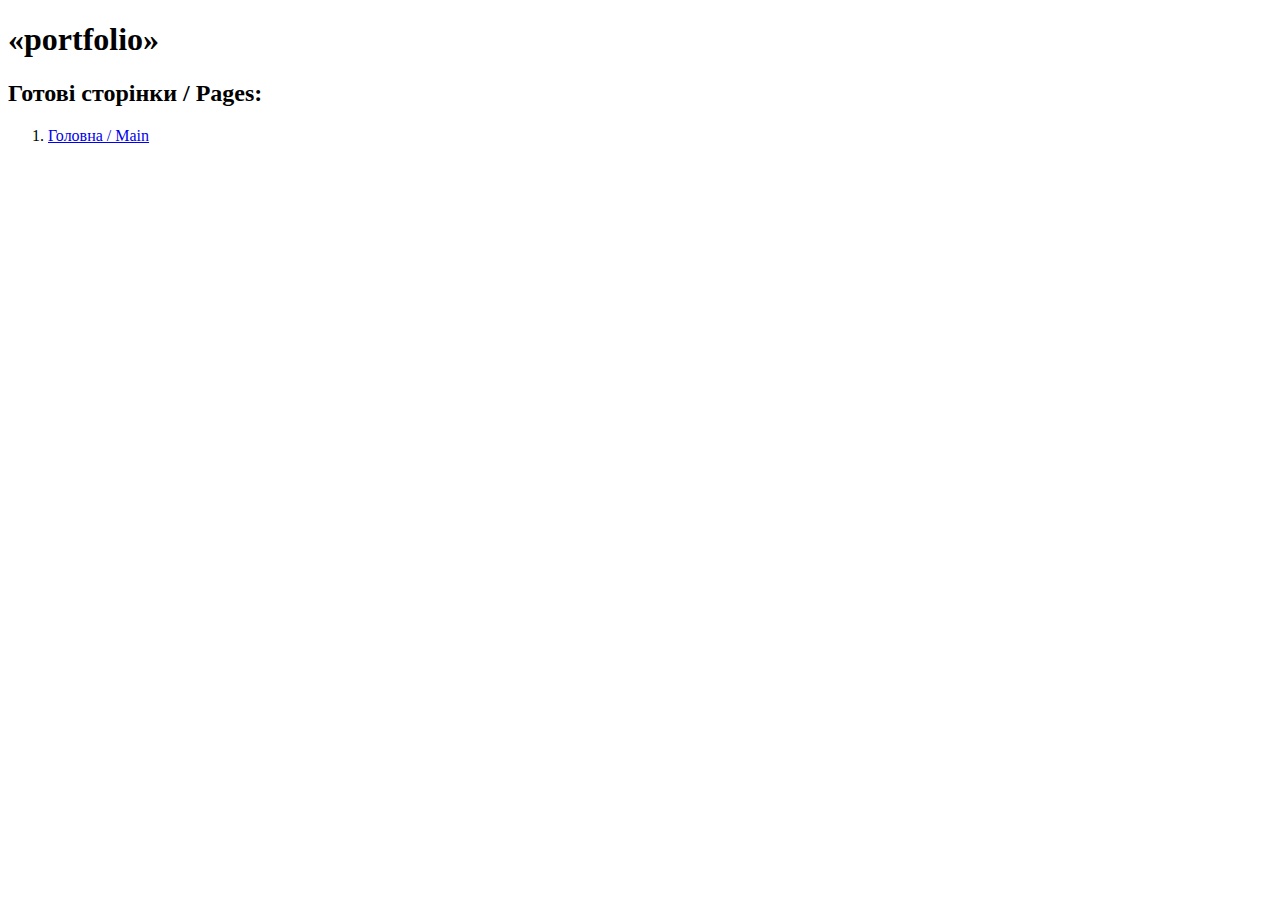
<file: index.html>
<!DOCTYPE html>
<html>

<head>
	<meta charset="UTF-8" />
	<meta name="viewport" content="width=device-width, initial-scale=1.0" />
	<title>«portfolio»</title>
</head>

<body>
	<div class="rootpage">
		<h1>«portfolio»</h1>

		<h2>Готові сторінки / Pages:</h2>
		<ol class="rootpage__list">
			<li><a target="_blank" href="home.html">Головна / Main</a></li>
		</ol>
	</div>
</body>

</html>
</file>
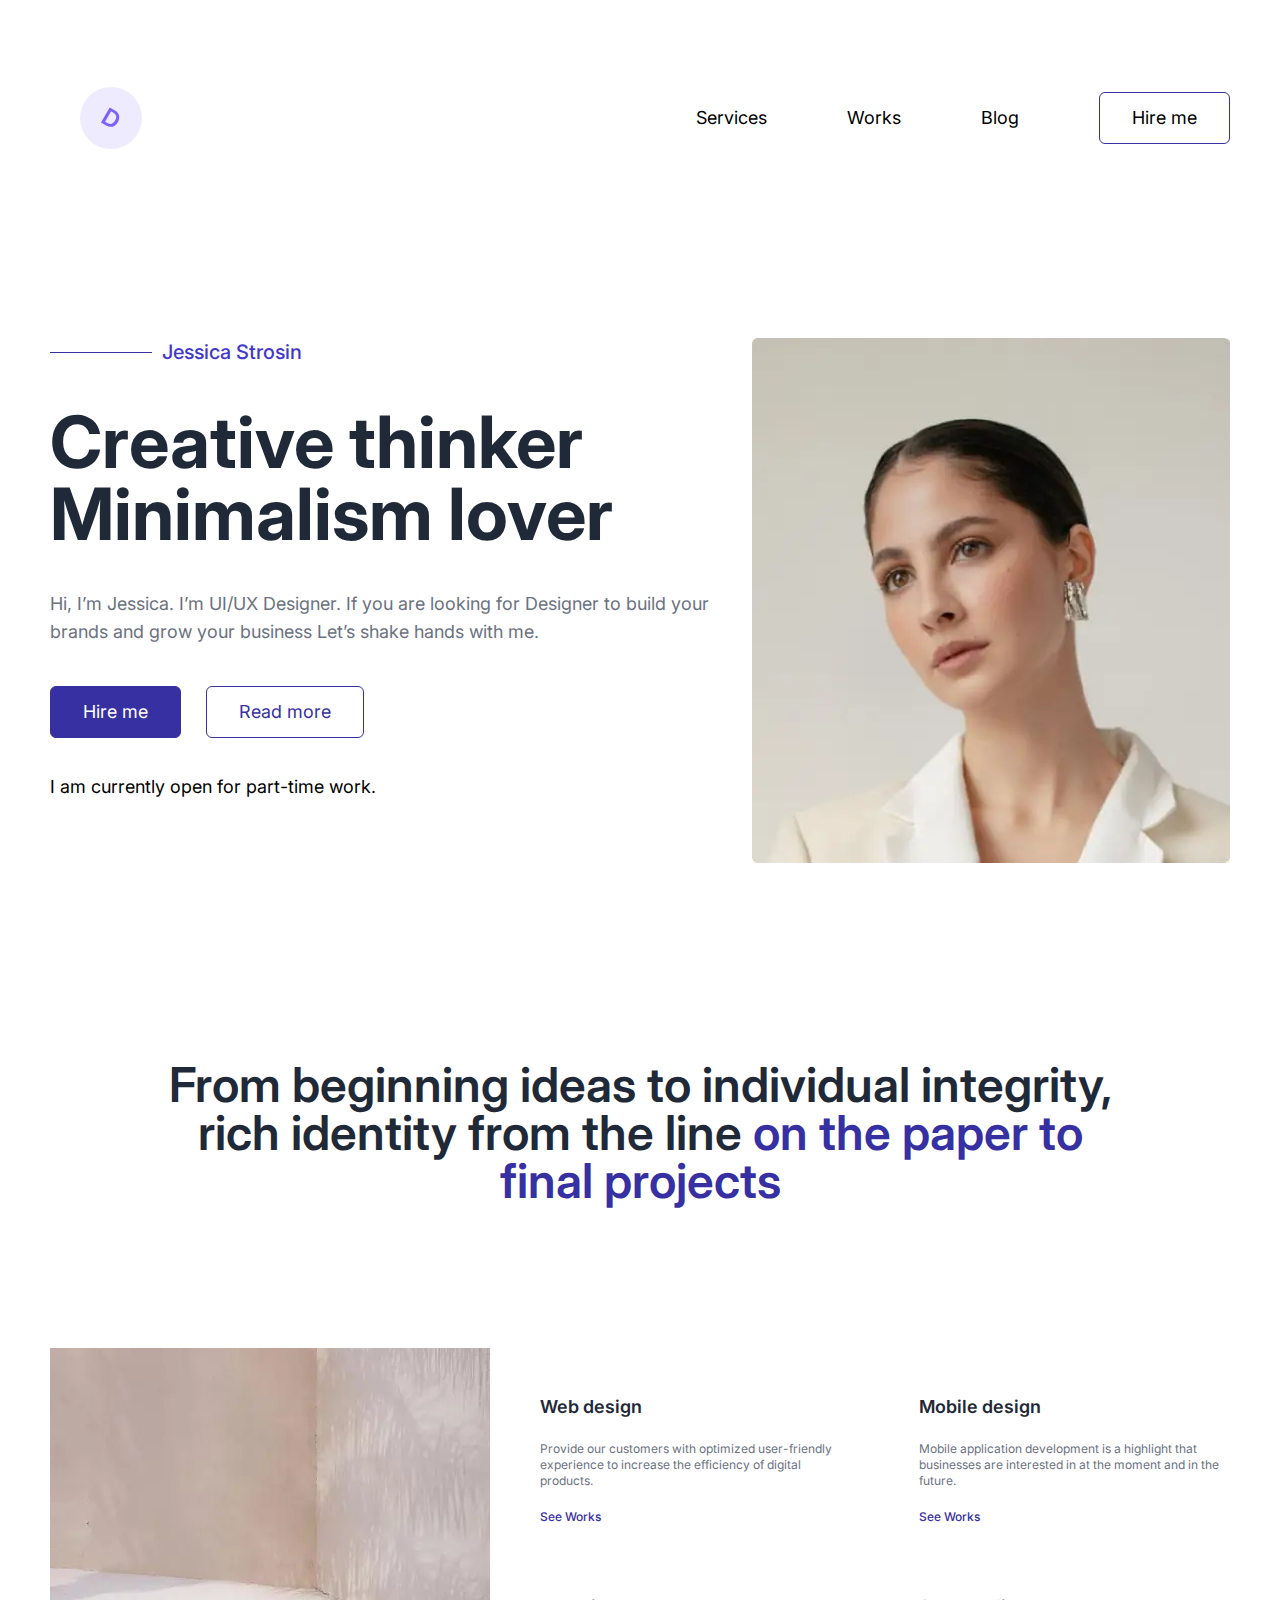
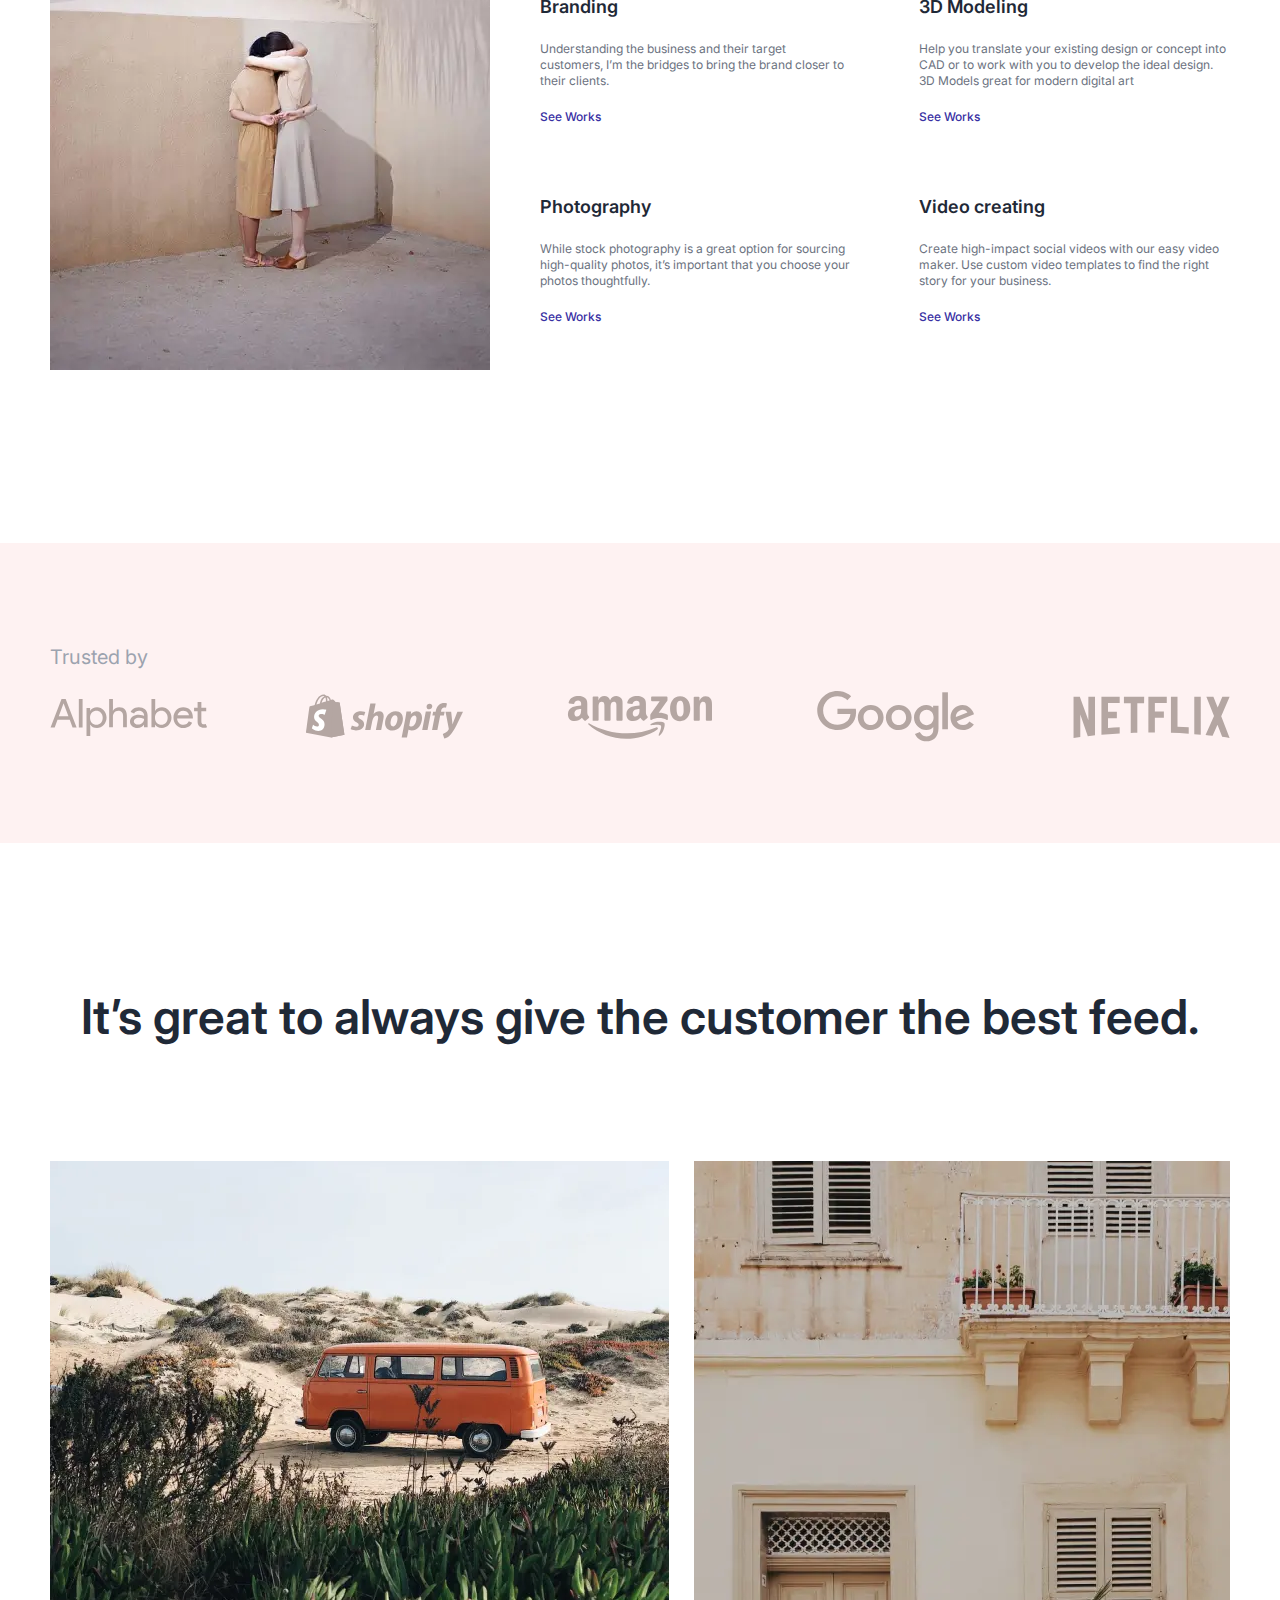
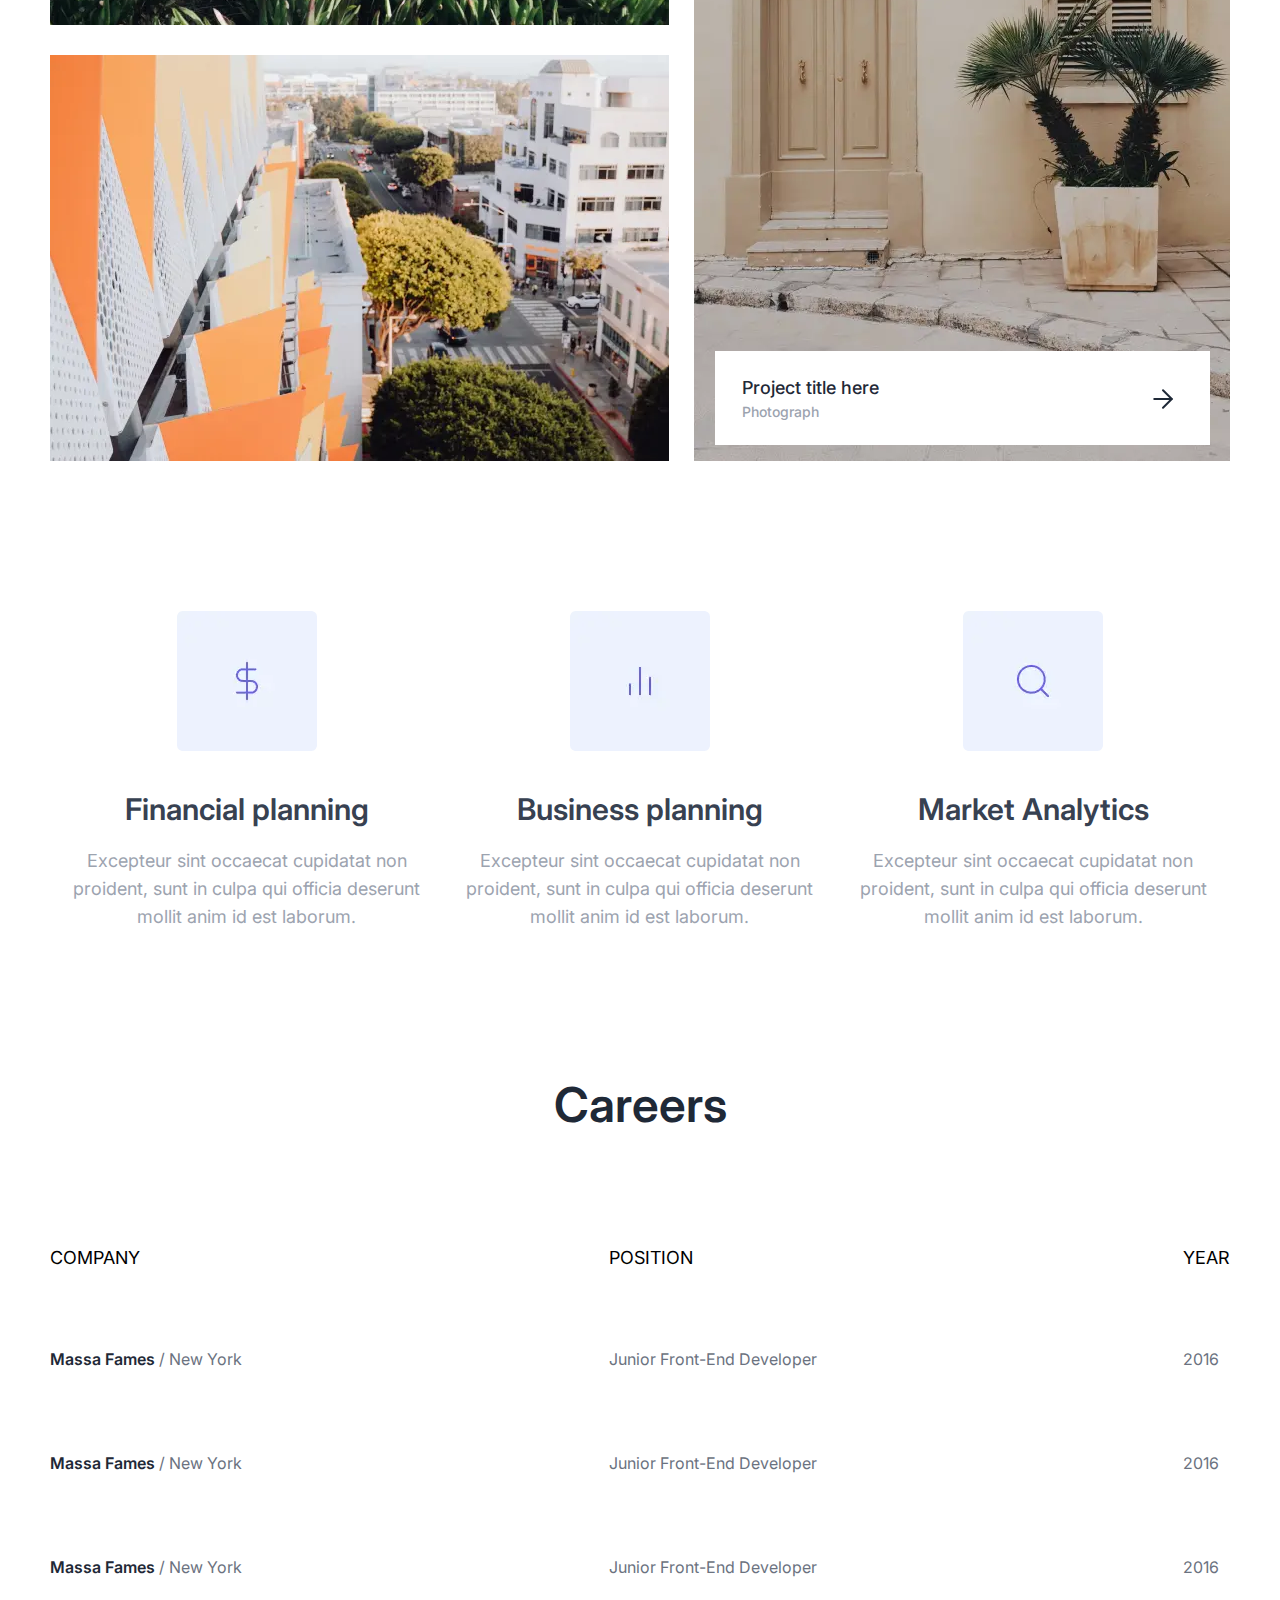
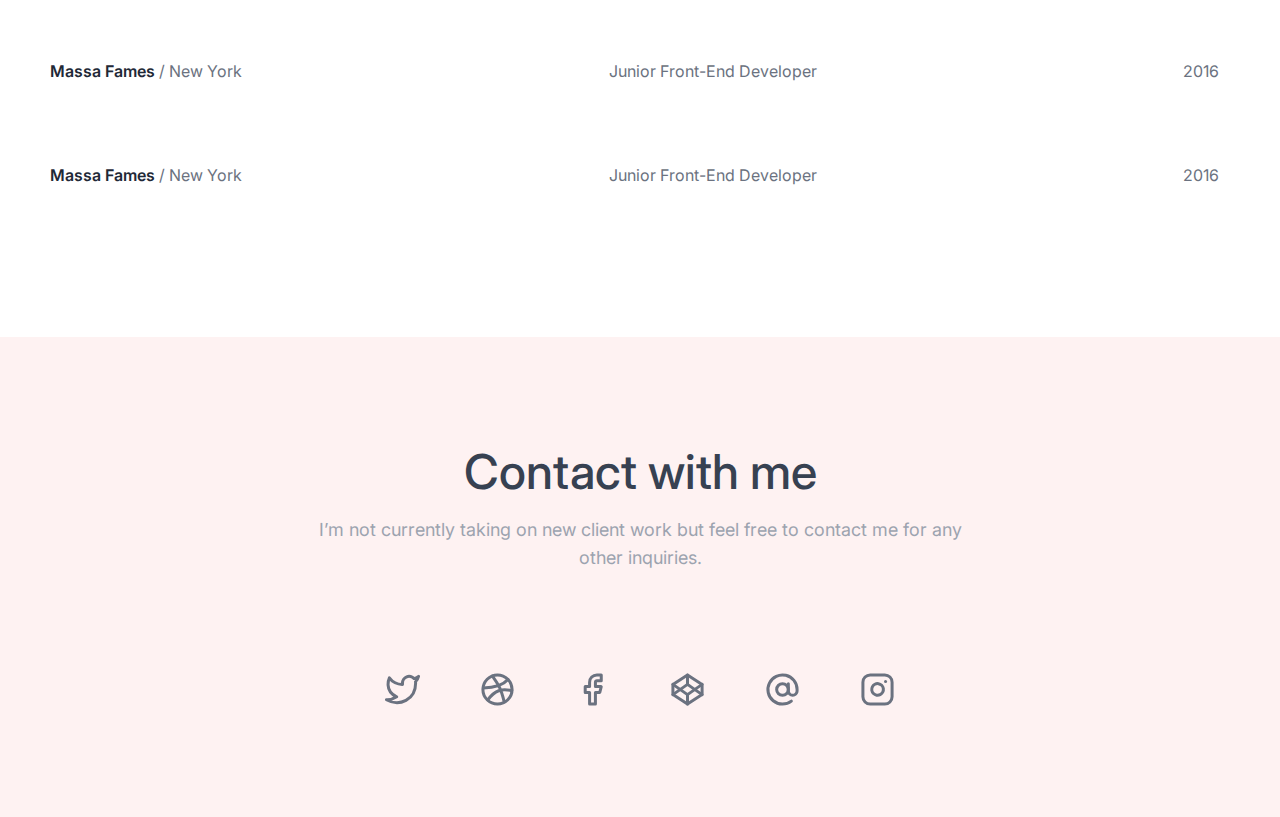
<file: home.html>
<!DOCTYPE html>
<html lang="ru">

<head>
	<title>Главная</title>
	<meta charset="UTF-8" />
	<meta name="format-detection" content="telephone=no" />
	<!-- <style>body{opacity: 0;}</style> -->
	<link rel="stylesheet" href="css/style.min.css?_v=20220923230143" />

	<!-- <meta name="robots" content="noindex, nofollow"> -->
	<meta name="viewport" content="width=device-width, initial-scale=1.0" />
</head>

<body>
	<div class="wrapper">
		<header class="header">
			<div class="header__wrapper">
				<div class="header__container">
					<div class="header__body">
						<a href="" class="header__logo"><img src="img/icons/logo.svg" alt="" /></a>
						<div class="header__content">
							<div class="header__menu menu">
								<button type="button" class="menu__icon icon-menu">
									<span></span>
								</button>
								<nav class="menu__body">
									<ul class="menu__list">
										<li class="menu__item">
											<a href="" class="menu__link">Services</a>
										</li>
										<li class="menu__item">
											<a href="" class="menu__link">Works</a>
										</li>
										<li class="menu__item">
											<a href="" class="menu__link">Blog</a>
										</li>
									</ul>
								</nav>
							</div>
							<div class="header__action">
								<a href="" class="header__button button">Hire me</a>
							</div>
						</div>
					</div>
				</div>
			</div>
		</header>

		<main class="page">
			<section class="page__jessica jessica">
				<div class="jessica__container">
					<div class="jessica__body">
						<div class="jessica__content">
							<div class="jessica__name">Jessica Strosin</div>
							<h2 class="jessica__title">
								Creative thinker Minimalism lover
							</h2>
							<div class="jessica__text">
								Hi, I’m Jessica. I’m UI/UX Designer. If you are looking for
								Designer to build your brands and grow your business Let’s
								shake hands with me.
							</div>
							<div class="jessica__actions">
								<a href="" class="jessica__button button button__full">Hire me</a>
								<a href="" class="jessica__button button button__border">Read more</a>
							</div>
							<div class="jessica__over">
								I am currently open for part-time work.
							</div>
						</div>
						<div class="jessica__image">
							<picture><source srcset="img/jess.webp" type="image/webp"><img src="img/jess.jpg" alt="" /></picture>
						</div>
					</div>
				</div>
			</section>
			<div class="page__bigtitle bigtitle">
				<div class="bigtitle__container">
					<div class="bigtitle__title">
						From beginning ideas to individual integrity, <br />
						rich identity from the line
						<span>on the paper to <br />
							final projects</span>
					</div>
				</div>
			</div>
			<section class="page__category category">
				<div class="category__container">
					<div class="category__body">
						<a href="" class="category__image"><picture><source srcset="img/foto.webp" type="image/webp"><img src="img/foto.jpg" alt="" /></picture></a>
						<div class="category__content">
							<div class="category__row">
								<div class="category__column1 category__column">
									<div class="category__title">Web design</div>
									<div class="category__text">
										Provide our customers with optimized user-friendly
										experience to increase the efficiency of digital products.
									</div>
									<div class="category__link">See Works</div>
								</div>
								<div class="category__column2 category__column">
									<div class="category__title">Mobile design</div>
									<div class="category__text">
										Mobile application development is a highlight that
										businesses are interested in at the moment and in the
										future.
									</div>
									<div class="category__link">See Works</div>
								</div>
							</div>
							<div class="category__row">
								<div class="category__column1 category__column">
									<div class="category__title">Branding</div>
									<div class="category__text">
										Understanding the business and their target customers, I’m
										the bridges to bring the brand closer to their clients.
									</div>
									<div class="category__link">See Works</div>
								</div>
								<div class="category__column2 category__column">
									<div class="category__title">3D Modeling</div>
									<div class="category__text">
										Help you translate your existing design or concept into
										CAD or to work with you to develop the ideal design. 3D
										Models great for modern digital art
									</div>
									<div class="category__link">See Works</div>
								</div>
							</div>
							<div class="category__row">
								<div class="category__column1 category__column">
									<div class="category__title">Photography</div>
									<div class="category__text">
										While stock photography is a great option for sourcing
										high-quality photos, it’s important that you choose your
										photos thoughtfully.
									</div>
									<div class="category__link">See Works</div>
								</div>
								<div class="category__column2 category__column">
									<div class="category__title">Video creating</div>
									<div class="category__text">
										Create high-impact social videos with our easy video
										maker. Use custom video templates to find the right story
										for your business.
									</div>
									<div class="category__link">See Works</div>
								</div>
							</div>
						</div>
					</div>
				</div>
			</section>
			<section class="page__companies companies">
				<div class="companies__container">
					<div class="companies__content">
						<div class="companies__trust">Trusted by</div>
						<div class="companies__list">
							<a href="" class="companies__item"><img src="img/companies/01.svg" alt="" /></a>
							<a href="" class="companies__item"><img src="img/companies/02.svg" alt="" /></a>
							<a href="" class="companies__item"><img src="img/companies/03.svg" alt="" /></a>
							<a href="" class="companies__item"><img src="img/companies/04.svg" alt="" /></a>
							<a href="" class="companies__item"><img src="img/companies/05.svg" alt="" /></a>
						</div>
					</div>
				</div>
			</section>
			<div class="page__bigtitle bigtitle">
				<div class="bigtitle__container">
					<div class="bigtitle__title">
						It’s great to always give the customer the best feed.
					</div>
				</div>
			</div>
			<section class="page__photo photo">
				<div class="photo__container">
					<div class="photo__body">
						<div class="photo__column photo__column1">
							<a href="" class="photo__image photo__image1"><picture><source srcset="img/01.webp" type="image/webp"><img src="img/01.jpg" alt="" /></picture></a>
							<a href="" class="photo__image photo__image2"><picture><source srcset="img/02.webp" type="image/webp"><img src="img/02.jpg" alt="" /></picture></a>
						</div>
						<div class="photo__column photo__column2">
							<a href=""><picture><source srcset="img/03.webp" type="image/webp"><img src="img/03.jpg" alt="" /></picture></a>
							<a href="" class="photo__link">
								<div class="photo__title">Project title here</div>
								<div class="photo__text">Photograph</div>
							</a>
						</div>
					</div>
				</div>
			</section>
			<section class="page__analytic analytic">
				<div class="analytic__container">
					<div class="analytic__content">
						<div class="analytic__item">
							<div class="analytic__image">
								<a href=""><picture><source srcset="img/analit/02.webp" type="image/webp"><img src="img/analit/02.png" alt="" /></picture></a>
							</div>
							<div class="analytic__words">
								<div class="analytic__title">Financial planning</div>
								<div class="analytic__text">
									Excepteur sint occaecat cupidatat non proident, sunt in
									culpa qui officia deserunt mollit anim id est laborum.
								</div>
							</div>
						</div>
						<div class="analytic__item">
							<div class="analytic__image">
								<a href=""><picture><source srcset="img/analit/01.webp" type="image/webp"><img src="img/analit/01.png" alt="" /></picture></a>
							</div>
							<div class="analytic__words">
								<div class="analytic__title">Business planning</div>
								<div class="analytic__text">
									Excepteur sint occaecat cupidatat non proident, sunt in
									culpa qui officia deserunt mollit anim id est laborum.
								</div>
							</div>
						</div>
						<div class="analytic__item">
							<div class="analytic__image">
								<a href=""><picture><source srcset="img/analit/03.webp" type="image/webp"><img src="img/analit/03.png" alt="" /></picture></a>
							</div>
							<div class="analytic__words">
								<div class="analytic__title">Market Analytics</div>
								<div class="analytic__text">
									Excepteur sint occaecat cupidatat non proident, sunt in
									culpa qui officia deserunt mollit anim id est laborum.
								</div>
							</div>
						</div>
					</div>
				</div>
			</section>
			<div class="page__bigtitle bigtitle">
				<div class="bigtitle__container">
					<div class="bigtitle__title">Careers</div>
				</div>
			</div>
			<section class="page__careers careers">
				<div class="careers__container">
					<div class="careers__body">
						<div class="careers__column">
							<div class="careers__category">COMPANY</div>
							<ul class="careers__list">
								<li class="careers__item">
									<span>Massa Fames</span> / New York
								</li>
								<li class="careers__item">
									<span>Massa Fames</span> / New York
								</li>
								<li class="careers__item">
									<span>Massa Fames</span> / New York
								</li>
								<li class="careers__item">
									<span>Massa Fames</span> / New York
								</li>
								<li class="careers__item">
									<span>Massa Fames</span> / New York
								</li>
							</ul>
						</div>
						<div class="careers__column">
							<div class="careers__category">POSITION</div>
							<ul class="careers__list">
								<li class="careers__item">Junior Front-End Developer</li>
								<li class="careers__item">Junior Front-End Developer</li>
								<li class="careers__item">Junior Front-End Developer</li>
								<li class="careers__item">Junior Front-End Developer</li>
								<li class="careers__item">Junior Front-End Developer</li>
							</ul>
						</div>
						<div class="careers__column">
							<div class="careers__category">YEAR</div>
							<ul class="careers__list">
								<li class="careers__item">2016</li>
								<li class="careers__item">2016</li>
								<li class="careers__item">2016</li>
								<li class="careers__item">2016</li>
								<li class="careers__item">2016</li>
							</ul>
						</div>
					</div>
				</div>
			</section>
		</main>
		<footer class="footer">
			<div class="footer__container">
				<div class="footer__content">
					<div class="footer__title">Contact with me</div>
					<div class="footer__subtitle">
						I’m not currently taking on new client work but feel free to contact me
						for any <br />
						other inquiries.
					</div>
				</div>
				<div class="footer__links">
					<a href="" class="footer__link"><img src="img/icons/01.svg" alt="" /></a>
					<a href="" class="footer__link"><img src="img/icons/02.svg" alt="" /></a>
					<a href="" class="footer__link"><img src="img/icons/03.svg" alt="" /></a>
					<a href="" class="footer__link"><img src="img/icons/04.svg" alt="" /></a>
					<a href="" class="footer__link"><img src="img/icons/05.svg" alt="" /></a>
					<a href="" class="footer__link"><img src="img/icons/06.svg" alt="" /></a>
				</div>
			</div>
		</footer>

	</div>
	<!-- <div id="popup" aria-hidden="true" class="popup">
	<div class="popup__wrapper">
		<div class="popup__content">
			<button data-close type="button" class="popup__close">Закрыть</button>
			<div class="popup__text">
				Text
			</div>
		</div>
	</div>
</div> -->
	<script src="js/app.min.js?_v=20220923230143"></script>
</body>

</html>
</file>
<file: css/style.min.css>
@charset "UTF-8";@import url('https://fonts.googleapis.com/css2?family=Inter:wght@400; 500;600;700&display=swap');*{padding:0;margin:0;border:0}*,:after,:before{-webkit-box-sizing:border-box;box-sizing:border-box}body,html{height:100%;min-width:320px}body{color:#000;line-height:1;font-family:Inter;font-size:1.125rem;-ms-text-size-adjust:100%;-moz-text-size-adjust:100%;-webkit-text-size-adjust:100%;-webkit-font-smoothing:antialiased;-moz-osx-font-smoothing:grayscale}button,input,textarea{font-family:Inter;font-size:inherit}button{cursor:pointer;color:inherit;background-color:inherit}a{color:inherit}a:link,a:visited{text-decoration:none}a:hover{text-decoration:none}ul li{list-style:none}img{vertical-align:top}h1,h2,h3,h4,h5,h6{font-weight:inherit;font-size:inherit}.lock body{overflow:hidden;-ms-touch-action:none;touch-action:none;-ms-scroll-chaining:none;overscroll-behavior:none}.wrapper{min-height:100%;display:-webkit-box;display:-ms-flexbox;display:flex;-webkit-box-orient:vertical;-webkit-box-direction:normal;-ms-flex-direction:column;flex-direction:column;overflow:hidden}.wrapper>main{-webkit-box-flex:1;-ms-flex:1 1 auto;flex:1 1 auto}.wrapper>*{min-width:0}[class*=__container]{max-width:73.75rem;-webkit-box-sizing:content-box;box-sizing:content-box;margin:0 auto;padding:0 .9375rem}.button{position:relative;z-index:20;display:-webkit-inline-box;display:-ms-inline-flexbox;display:inline-flex;-webkit-box-pack:center;-ms-flex-pack:center;justify-content:center;-webkit-box-align:center;-ms-flex-align:center;align-items:center;padding:12px 32px;height:3.25rem;border:1px solid #3730a3;border-radius:6px;-webkit-transition:all .3s ease 0s;-o-transition:all .3s ease 0s;transition:all .3s ease 0s;background-color:#fff;-ms-flex-wrap:nowrap;flex-wrap:nowrap;white-space:nowrap}.button._fw{width:100%}[class*=-ibg]{position:relative}[class*=-ibg] img{position:absolute;width:100%;height:100%;top:0;left:0;-o-object-fit:cover;object-fit:cover}[class*=-ibg_contain] img{-o-object-fit:contain;object-fit:contain}.header__body{display:-webkit-box;display:-ms-flexbox;display:flex;-webkit-box-align:center;-ms-flex-align:center;align-items:center;-webkit-box-pack:center;-ms-flex-pack:center;justify-content:center;min-height:14.75rem}.header__content{display:-webkit-box;display:-ms-flexbox;display:flex;-webkit-box-align:center;-ms-flex-align:center;align-items:center}.header__logo{position:relative;z-index:40;-webkit-box-flex:1;-ms-flex:1 1 auto;flex:1 1 auto;padding-left:1.875rem;padding-right:.9375rem}.header__button{line-height:.6428571429}.menu__icon{margin-right:1.875rem}.menu__list{display:-webkit-box;display:-ms-flexbox;display:flex;gap:5rem}.menu__list:last-child{margin-right:5rem}.icon-menu{display:none}.footer{background-color:#fef2f2}.footer__content{text-align:center}.footer__title{padding-top:6.9375rem;font-weight:500;font-size:48px;color:#374151;line-height:1}.footer__subtitle{padding-top:1.25rem;margin-bottom:6.25rem;font-weight:400;font-size:18px;line-height:1.5555555556;color:#9ca3af}.footer__links{padding-bottom:6.875rem;gap:3.75rem;display:-webkit-box;display:-ms-flexbox;display:flex;-webkit-box-pack:center;-ms-flex-pack:center;justify-content:center}.jessica{padding-top:6.375rem;padding-bottom:12.375rem}.jessica__body{display:-webkit-box;display:-ms-flexbox;display:flex}.jessica__name{padding-left:7rem;position:relative;color:#4338ca;font-weight:500;font-size:20px;line-height:1.4}.jessica__name::before{content:"";position:absolute;width:6.375rem;height:.0625rem;background-color:#3730a3;top:50%;left:0}.jessica__title{padding-top:2.5rem;font-weight:700;font-size:72px;line-height:72px;color:#1f2937}.jessica__text{padding-top:2.5rem;line-height:28px;color:#6b7280}.jessica__actions{padding-top:2.5rem}.jessica__button:not(:last-child){margin-right:20px}.jessica__over{padding-top:2.5rem}.button__full{background:#3730a3;color:#fff}.button__border{color:#3730a3}.bigtitle{padding-bottom:7.5rem}.bigtitle__title{text-align:center;font-weight:600;font-size:48px;line-height:48px;color:#1f2937}.bigtitle__title span{color:#3730a3}.category{padding-bottom:9.375rem}.category__body{display:-ms-grid;display:grid;-ms-grid-columns:27.5rem 46.25rem;grid-template-columns:27.5rem 46.25rem;-webkit-box-align:center;-ms-flex-align:center;align-items:center}.category__content{padding-left:3.125rem;-webkit-box-align:center;-ms-flex-align:center;align-items:center;padding-top:4.25rem}.category__row{display:-ms-grid;display:grid;-ms-grid-columns:19.4375rem 19.4375rem;grid-template-columns:19.4375rem 19.4375rem;-webkit-box-align:center;-ms-flex-align:center;align-items:center}.category__column{width:19.4375rem;display:-ms-grid;display:grid}.category__column:not(:last-child){margin-right:4.25rem}.category__column2{margin-left:4.25rem}.category__title{margin-bottom:1.25rem;font-weight:600;font-size:18px;line-height:28px;color:#1f2937}.category__text{font-size:12px;line-height:16px;color:#6b7280;margin-bottom:1.25rem}.category__link{font-weight:500;font-size:12px;line-height:16px;color:#3730a3;margin-bottom:4.25rem}.companies{min-height:18.75rem;background:#fef2f2;margin-bottom:9.375rem;-webkit-box-align:center;-ms-flex-align:center;align-items:center;padding-top:6.25rem}.companies__content{padding-bottom:5rem;display:-webkit-box;display:-ms-flexbox;display:flex;-webkit-box-orient:vertical;-webkit-box-direction:normal;-ms-flex-direction:column;flex-direction:column}.companies__trust{font-size:20px;line-height:28px;color:#9ca3af}.companies__list{margin-top:1.25rem;display:-webkit-box;display:-ms-flexbox;display:flex;-webkit-box-pack:justify;-ms-flex-pack:justify;justify-content:space-between;-webkit-box-align:center;-ms-flex-align:center;align-items:center}.analytic{margin-bottom:9.375rem}.analytic__content{display:-webkit-box;display:-ms-flexbox;display:flex}.analytic__item{display:-webkit-box;display:-ms-flexbox;display:flex;-webkit-box-orient:vertical;-webkit-box-direction:normal;-ms-flex-direction:column;flex-direction:column;-webkit-box-pack:center;-ms-flex-pack:center;justify-content:center}.analytic__title{padding:2.5rem 0 1.25rem 0;text-align:center;font-weight:600;font-size:30px;line-height:36px;color:#374151}.analytic__text{text-align:center;line-height:28px;color:#9ca3af}.analytic__image{-webkit-box-pack:center;-ms-flex-pack:center;justify-content:center;display:-webkit-box;display:-ms-flexbox;display:flex}.photo{margin-bottom:9.375rem}.photo__body{display:-webkit-box;display:-ms-flexbox;display:flex}.photo__image{gap:1.875rem}.photo__image1{padding-bottom:1.875rem;display:inline-block}.photo__column2{display:-webkit-box;display:-ms-flexbox;display:flex;-webkit-box-orient:vertical;-webkit-box-direction:normal;-ms-flex-direction:column;flex-direction:column;-webkit-box-align:center;-ms-flex-align:center;align-items:center}.photo__link{position:relative;background-color:#fff;width:495px;height:94px;display:-webkit-box;display:-ms-flexbox;display:flex;-webkit-box-orient:vertical;-webkit-box-direction:normal;-ms-flex-direction:column;flex-direction:column;position:relative;z-index:5;margin-top:-6.875rem;-webkit-box-pack:center;-ms-flex-pack:center;justify-content:center}.photo__link::after{content:"";background:url(../img/arrow.svg) no-repeat;position:absolute;top:35%;right:2rem;height:1.875rem;width:1.875rem}.photo__title{font-weight:500;font-size:18px;line-height:28px;padding-left:1.6875rem;color:#1f2937}.photo__text{font-weight:500;font-size:14px;line-height:20px;color:#9ca3af;padding-left:1.6875rem}.careers{margin-bottom:9.375rem}.careers__body{display:-webkit-box;display:-ms-flexbox;display:flex;-webkit-box-pack:justify;-ms-flex-pack:justify;justify-content:space-between}.careers__category{margin-bottom:5rem}.careers__item{font-weight:400;font-size:16px;line-height:24px;color:#6b7280}.careers__item:not(:last-child){margin-bottom:5rem}.careers__item span{font-weight:600;font-size:16px;line-height:24px;color:#1f2937}@media (max-width:47.99875em){.icon-menu{display:block;position:relative;width:1.875rem;height:1.125rem;cursor:pointer;z-index:5}.icon-menu span,.icon-menu::after,.icon-menu::before{content:"";-webkit-transition:all .3s ease 0s;-o-transition:all .3s ease 0s;transition:all .3s ease 0s;right:0;position:absolute;width:100%;height:.125rem;background-color:#000}.icon-menu::before{top:0}.icon-menu::after{bottom:0}.icon-menu span{top:calc(50% - .0625rem)}.menu-open .icon-menu span{width:0}.menu-open .icon-menu::before{top:calc(50% - .0625rem);-webkit-transform:rotate(-45deg);-ms-transform:rotate(-45deg);transform:rotate(-45deg)}.menu-open .icon-menu::after{bottom:calc(50% - .0625rem);-webkit-transform:rotate(45deg);-ms-transform:rotate(45deg);transform:rotate(45deg)}}@media (any-hover:hover){.button:hover{color:#fff;background-color:rgba(27,25,25,.7)}.button__full:hover{background:#100978}.photo__link:hover{background-color:#dcdfe6}}
</file>
